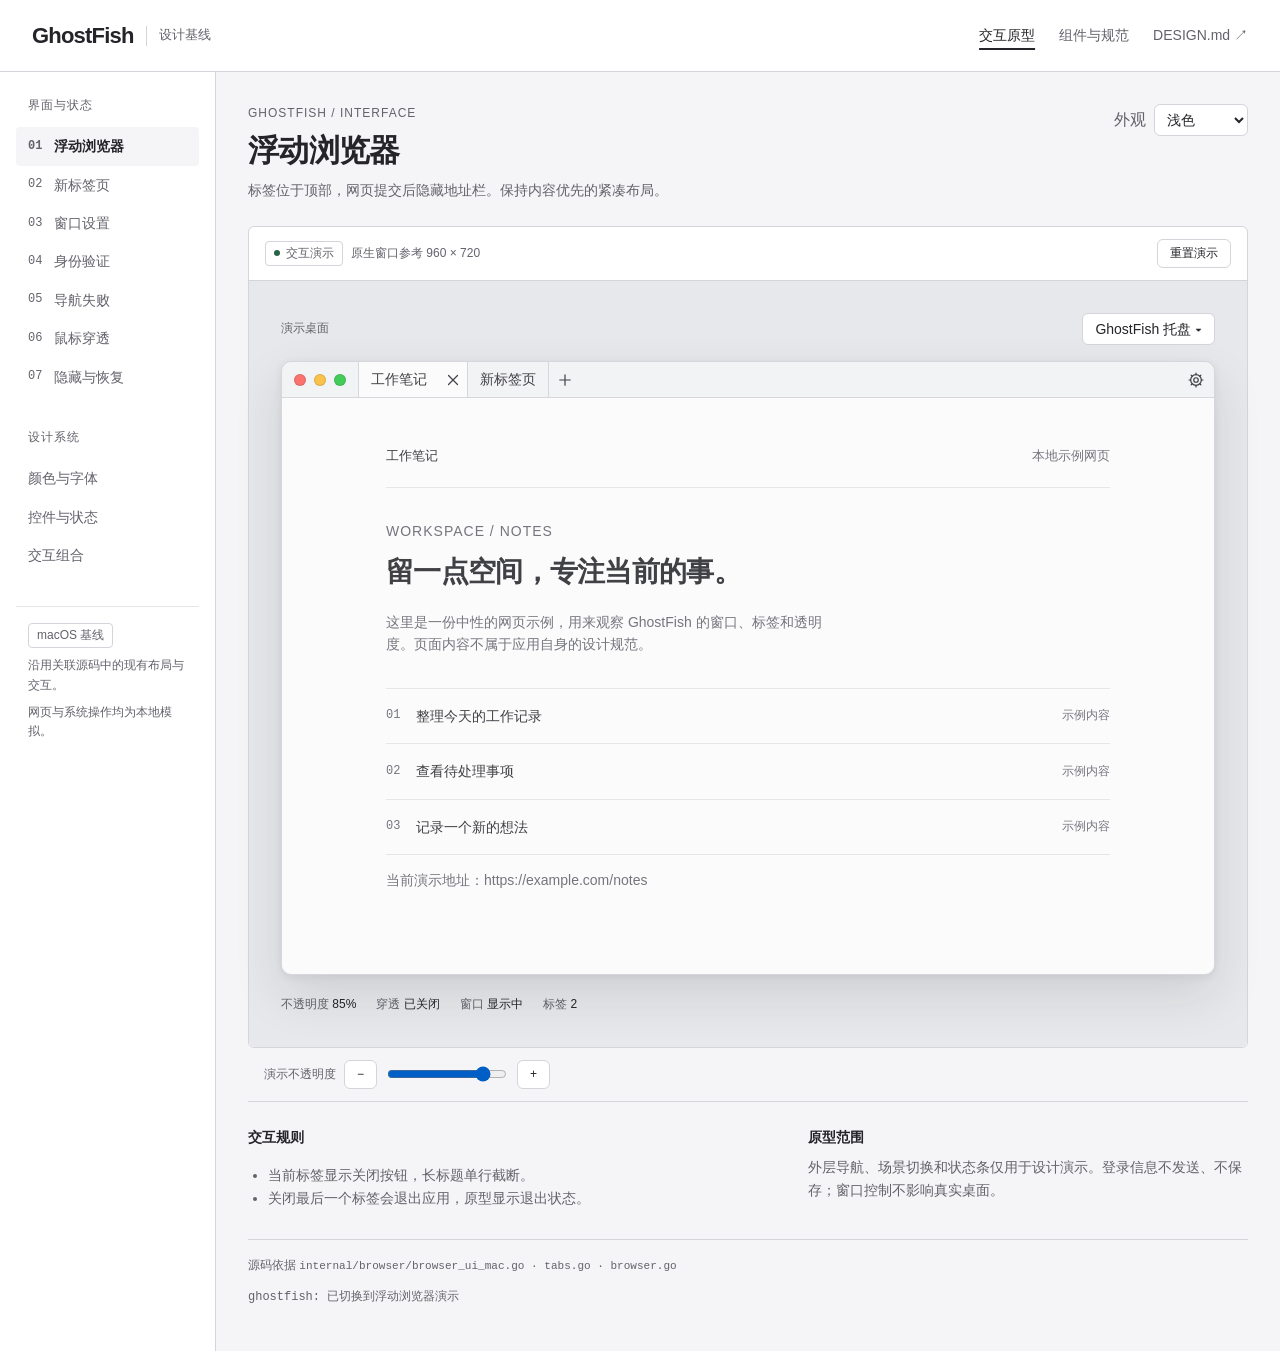
<file: design/index.html>
<!doctype html>
<html lang="zh-CN" data-theme="light">
<head>
<meta charset="utf-8"><meta name="viewport" content="width=device-width,initial-scale=1">
<title>GhostFish 设计基线 · 交互原型</title>
<link rel="stylesheet" href="assets/tokens.css"><link rel="stylesheet" href="assets/components.css"><link rel="stylesheet" href="assets/layout.css">
<script defer src="assets/ui.js"></script><script defer src="assets/prototype.js"></script>
</head>
<body>
<header class="site-header"><a class="brand" href="index.html"><span class="brand-name">GhostFish</span><span class="brand-rule"></span><span class="brand-desc">设计基线</span></a><nav class="top-links" aria-label="设计基线导航"><a href="index.html" aria-current="page">交互原型</a><a href="components.html">组件与规范</a><a href="DESIGN.md">DESIGN.md ↗</a></nav></header>
<div class="workspace">
<aside class="sidebar"><div class="sidebar-section"><h2 class="sidebar-label">界面与状态</h2><nav class="scene-nav" aria-label="选择演示场景">
<button class="scene-button" data-scene="browse" aria-current="true"><span class="scene-number">01</span>浮动浏览器</button>
<button class="scene-button" data-scene="blank"><span class="scene-number">02</span>新标签页</button>
<button class="scene-button" data-scene="settings"><span class="scene-number">03</span>窗口设置</button>
<button class="scene-button" data-scene="auth"><span class="scene-number">04</span>身份验证</button>
<button class="scene-button" data-scene="failure"><span class="scene-number">05</span>导航失败</button>
<button class="scene-button" data-scene="through"><span class="scene-number">06</span>鼠标穿透</button>
<button class="scene-button" data-scene="hidden"><span class="scene-number">07</span>隐藏与恢复</button>
</nav></div>
<div class="sidebar-section secondary-nav"><h2 class="sidebar-label">设计系统</h2><a class="sidebar-link" href="components.html#foundations">颜色与字体</a><a class="sidebar-link" href="components.html#controls">控件与状态</a><a class="sidebar-link" href="components.html#patterns">交互组合</a></div>
<div class="sidebar-note"><span class="badge">macOS 基线</span><p>沿用关联源码中的现有布局与交互。</p><p>网页与系统操作均为本地模拟。</p></div></aside>
<main class="main-content">
<div class="page-title-row"><div><p class="eyebrow">GHOSTFISH / INTERFACE</p><h1 id="scene-title">浮动浏览器</h1><p class="page-intro" id="scene-description">标签位于顶部，网页提交后隐藏地址栏。</p></div><label class="gf-controls"><span class="toolbar-label">外观</span><select id="theme" class="theme-select" aria-label="选择外观"><option value="light">浅色</option><option value="dark">深色</option><option value="system">跟随系统</option></select></label></div>
<section class="preview-panel" aria-label="GhostFish 状态原型">
<div class="preview-toolbar"><div class="gf-controls"><span class="badge"><span class="status-dot"></span>交互演示</span><span class="toolbar-label">原生窗口参考 960 × 720</span></div><button class="gf-button" id="reset">重置演示</button></div>
<div class="desktop">
<div class="desktop-bar"><span>演示桌面</span><div class="tray-wrapper"><button id="tray-trigger" class="gf-button" aria-haspopup="menu" aria-expanded="false" aria-controls="tray-menu">GhostFish 托盘 ▾</button><div class="gf-menu tray-popover" id="tray-menu" role="menu" hidden><button id="through-toggle" role="menuitemcheckbox" aria-checked="false"><span class="menu-check" id="through-check"></span><span>鼠标穿透<small id="through-subtitle"></small></span></button><button id="visibility-toggle" role="menuitem"><span class="menu-check"></span><span id="visibility-label">隐藏窗口</span></button><hr role="separator"><button id="quit" role="menuitem"><span class="menu-check"></span>退出</button></div></div></div>
<div class="scene-windows" id="scene-windows">
<section class="window-frame" id="window-frame" aria-label="GhostFish 浏览器窗口">
<div class="gf-tabbar"><div class="window-controls" aria-label="窗口控制"><button class="close" id="window-close" aria-label="关闭窗口并退出"><span>×</span></button><button class="hide" id="window-hide" aria-label="隐藏窗口"><span>−</span></button><button class="grow" id="window-grow" aria-label="切换演示窗口尺寸"><span>+</span></button></div><div id="tab-list" class="gf-tabs" role="tablist" aria-label="浏览器标签"></div><button class="gf-icon-button gf-plus" id="add-tab" aria-label="新建标签页" title="新建标签页"></button><div class="gf-tab-spacer"></div><button class="gf-icon-button" id="open-settings" aria-label="设置" title="设置"></button></div>
<div id="address-area"></div><div class="web-content" id="web-content"></div>
</section>
<div id="hidden-placeholder" class="hidden-placeholder" hidden><div><h2 id="hidden-title">窗口已隐藏</h2><p id="hidden-description">标签与网页仍然保留，可通过托盘恢复。</p><button class="gf-button" id="restore-window">显示窗口</button></div></div>
<section class="gf-auth" id="auth-window" aria-label="独立网站认证窗口" hidden></section>
</div>
<div class="preview-status"><span>不透明度 <b id="opacity-value">85%</b></span><span>穿透 <b id="through-value">已关闭</b></span><span>窗口 <b id="visible-value">显示中</b></span><span>标签 <b id="tab-count">2</b></span></div>
</div></section>
<div class="preview-toolbar"><div class="gf-controls"><label for="opacity-range" class="toolbar-label">演示不透明度</label><button class="gf-button" id="opacity-down" aria-label="不透明度降低 10 个百分点">−</button><input type="range" id="opacity-range" min="0" max="100" value="85" step="1" aria-label="演示不透明度" style="width:120px;accent-color:var(--accent)"><button class="gf-button" id="opacity-up" aria-label="不透明度提高 10 个百分点">+</button></div><label class="gf-controls" id="auth-options" hidden><span class="toolbar-label">登录后的模拟结果</span><select id="auth-result" class="theme-select"><option value="error">认证失败</option><option value="success">认证通过</option></select></label></div>
<div class="scene-detail"><section><h2>交互规则</h2><ul id="behavior-rules"></ul></section><section><h2>原型范围</h2><p>外层导航、场景切换和状态条仅用于设计演示。登录信息不发送、不保存；窗口控制不影响真实桌面。</p></section></div>
<div class="source-line">源码依据 <code id="source-text">internal/browser/browser_ui_mac.go</code></div>
<p id="terminal-line" class="log-line">ghostfish: 不透明度 85%，穿透关</p><div id="notice" class="sr-only" role="status" aria-live="polite"></div>
</main></div>
<dialog class="gf-dialog" id="settings-dialog" aria-labelledby="settings-title"><form id="settings-form" class="settings-form" novalidate>
<div class="settings-heading"><h2 id="settings-title">设置</h2><button type="button" class="gf-button" aria-label="关闭设置" data-close-settings>×</button></div><hr class="gf-divider">
<div class="settings-body"><h3>不透明度范围</h3><div class="range-fields"><label class="gf-field">下限<span class="range-input"><input id="min-opacity" class="gf-input" type="text" inputmode="numeric" aria-label="不透明度下限" aria-describedby="settings-error"><span>%</span></span></label><label class="gf-field">上限<span class="range-input"><input id="max-opacity" class="gf-input" type="text" inputmode="numeric" aria-label="不透明度上限" aria-describedby="settings-error"><span>%</span></span></label></div>
<h3>快捷键</h3><p class="gf-helper">快捷键可能与其他应用共享，或被系统、其他应用拦截；注册成功也不代表本应用一定能收到按键。若按键被拦截，可能无法用快捷键恢复穿透或隐藏，建议选择不会被占用的组合。</p><div id="shortcut-list"></div>
<h3>窗口拖动修饰键</h3><div class="drag-options"><label class="gf-check"><input type="checkbox" data-modifier="meta">Command</label><label class="gf-check"><input type="checkbox" data-modifier="ctrl">Control</label><label class="gf-check"><input type="checkbox" data-modifier="alt">Option</label><label class="gf-check"><input type="checkbox" data-modifier="shift">Shift</label></div><p id="settings-error" class="gf-error" role="alert"></p>
</div><div class="gf-footer"><button class="gf-button" type="button" data-close-settings>取消</button><button class="gf-button primary" type="submit">保存</button></div>
</form></dialog>
<noscript>请启用 JavaScript 以使用交互原型。设计说明可直接阅读 DESIGN.md。</noscript>
</body></html>
</file>
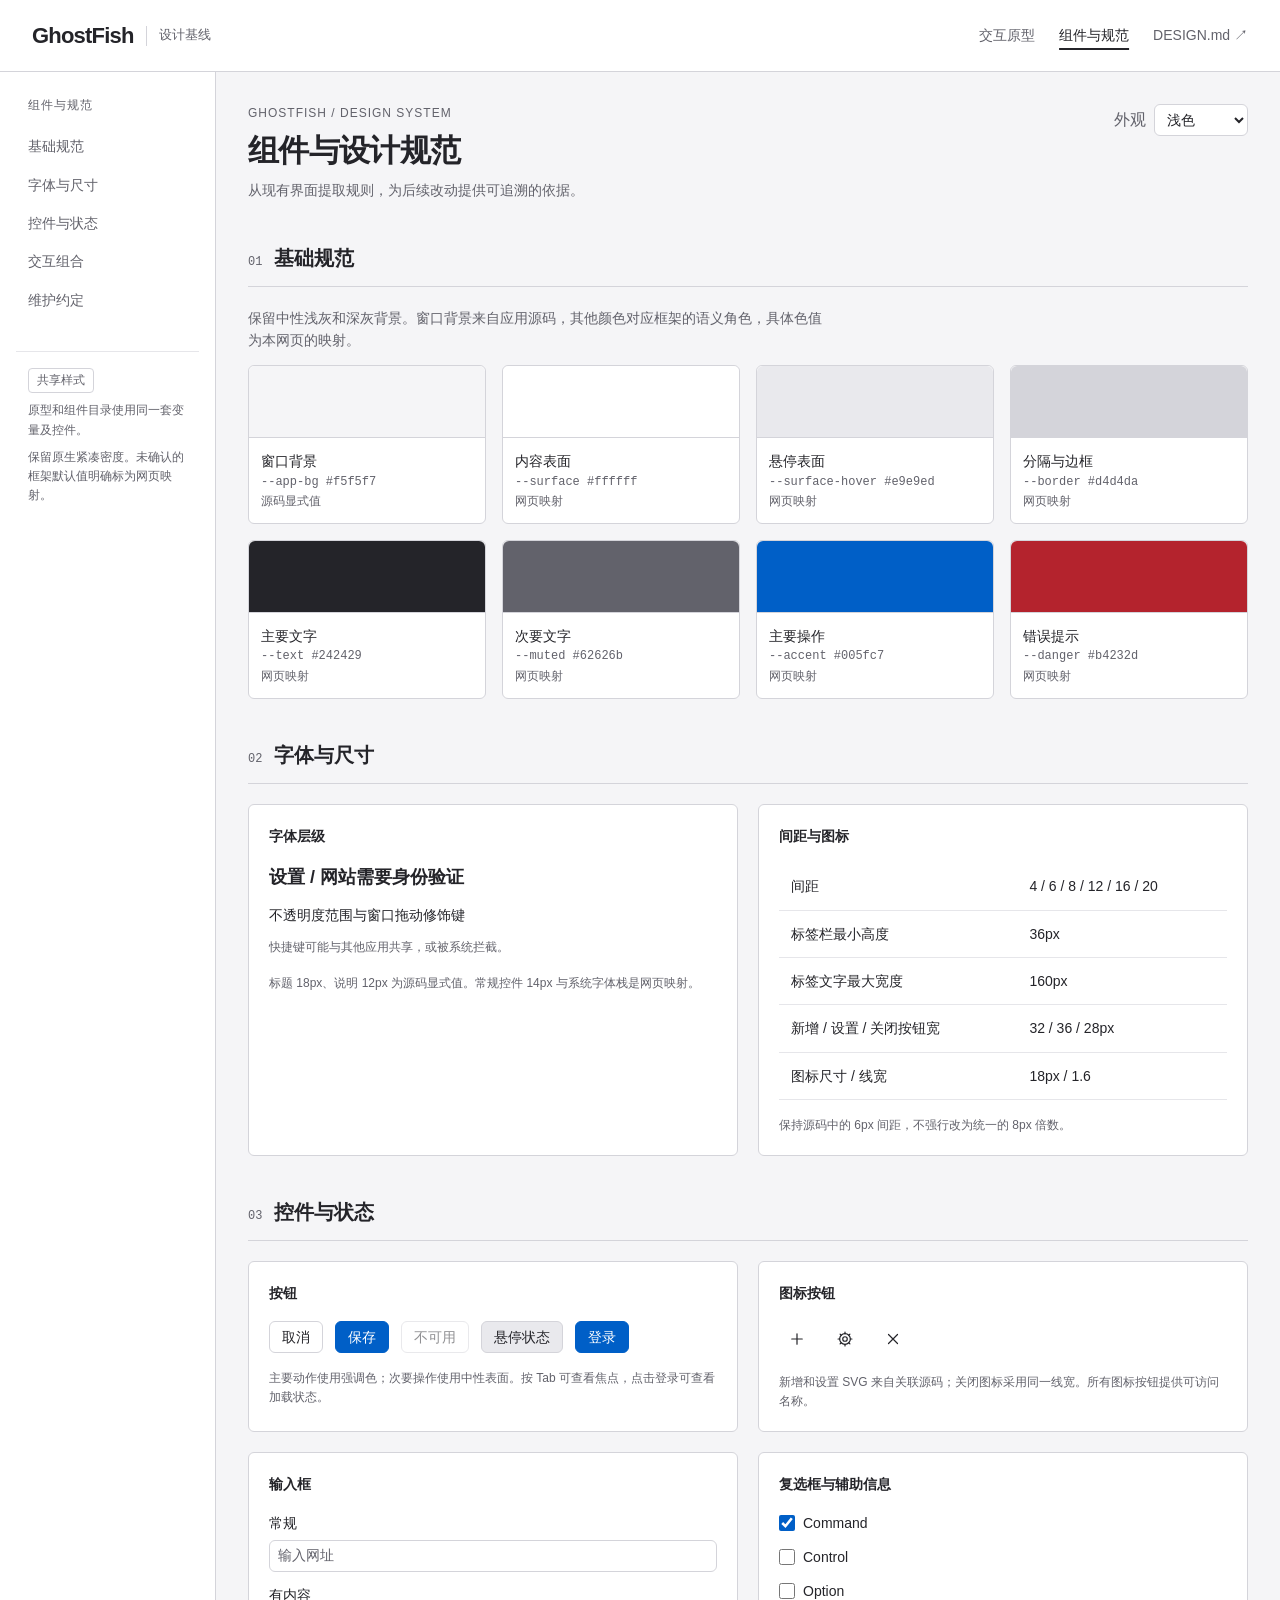
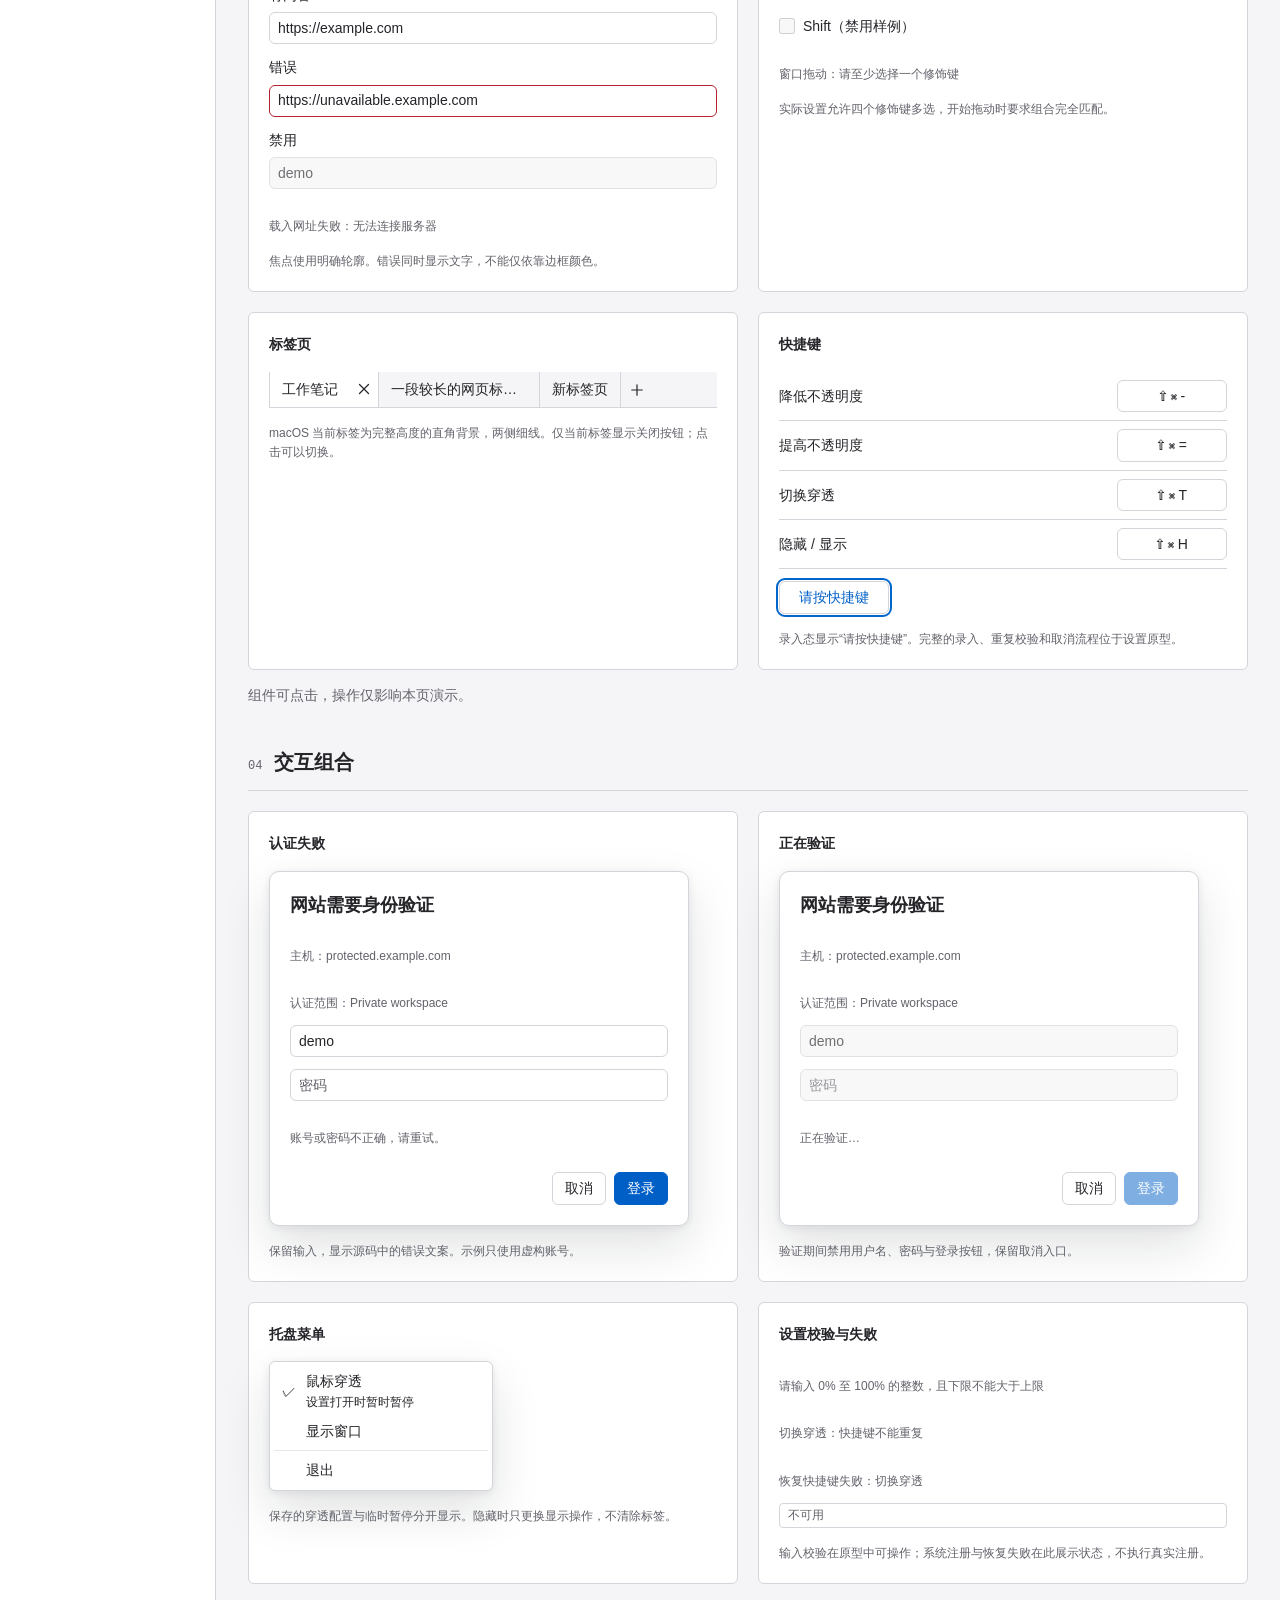
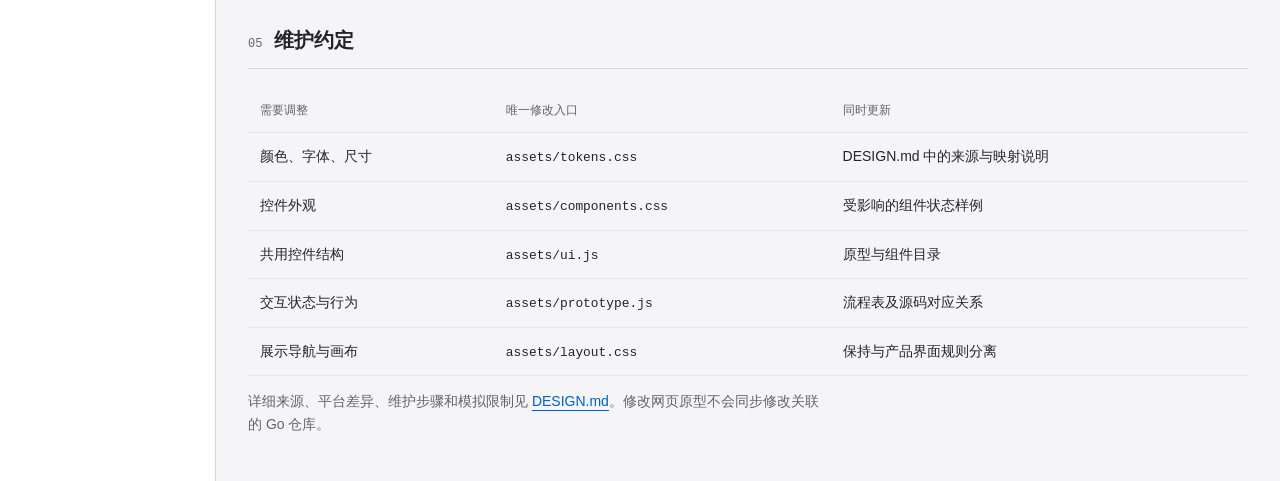
<file: design/components.html>
<!doctype html>
<html lang="zh-CN" data-theme="light">
<head><meta charset="utf-8"><meta name="viewport" content="width=device-width,initial-scale=1"><title>GhostFish 设计基线 · 组件与规范</title><link rel="stylesheet" href="assets/tokens.css"><link rel="stylesheet" href="assets/components.css"><link rel="stylesheet" href="assets/layout.css"><script defer src="assets/ui.js"></script><script defer src="assets/catalog.js"></script></head>
<body>
<header class="site-header"><a class="brand" href="index.html"><span class="brand-name">GhostFish</span><span class="brand-rule"></span><span class="brand-desc">设计基线</span></a><nav class="top-links" aria-label="设计基线导航"><a href="index.html">交互原型</a><a href="components.html" aria-current="page">组件与规范</a><a href="DESIGN.md">DESIGN.md ↗</a></nav></header>
<div class="workspace"><aside class="sidebar"><div class="sidebar-section"><h2 class="sidebar-label">组件与规范</h2><nav class="scene-nav" aria-label="组件章节"><a class="sidebar-link" href="#foundations">基础规范</a><a class="sidebar-link" href="#type">字体与尺寸</a><a class="sidebar-link" href="#controls">控件与状态</a><a class="sidebar-link" href="#patterns">交互组合</a><a class="sidebar-link" href="#maintenance">维护约定</a></nav></div><div class="sidebar-note"><span class="badge">共享样式</span><p>原型和组件目录使用同一套变量及控件。</p><p>保留原生紧凑密度。未确认的框架默认值明确标为网页映射。</p></div></aside>
<main class="main-content"><div class="page-title-row"><div><p class="eyebrow">GHOSTFISH / DESIGN SYSTEM</p><h1>组件与设计规范</h1><p class="page-intro">从现有界面提取规则，为后续改动提供可追溯的依据。</p></div><label class="gf-controls"><span class="toolbar-label">外观</span><select id="theme" class="theme-select" aria-label="选择外观"><option value="light">浅色</option><option value="dark">深色</option><option value="system">跟随系统</option></select></label></div>
<section id="foundations"><div class="section-heading"><span>01</span><h2>基础规范</h2></div><p class="catalog-note">保留中性浅灰和深灰背景。窗口背景来自应用源码，其他颜色对应框架的语义角色，具体色值为本网页的映射。</p><div class="swatches" id="color-grid"></div></section>
<section id="type"><div class="section-heading"><span>02</span><h2>字体与尺寸</h2></div><div class="component-grid"><div class="specimen"><h3>字体层级</h3><div class="specimen-stack"><span style="font-size:var(--text-title);font-weight:700">设置 / 网站需要身份验证</span><span style="font-size:var(--text-ui)">不透明度范围与窗口拖动修饰键</span><span class="gf-helper">快捷键可能与其他应用共享，或被系统拦截。</span></div><p>标题 18px、说明 12px 为源码显式值。常规控件 14px 与系统字体栈是网页映射。</p></div><div class="specimen"><h3>间距与图标</h3><div class="table-scroll"><table class="spec-table"><tbody><tr><td>间距</td><td>4 / 6 / 8 / 12 / 16 / 20</td></tr><tr><td>标签栏最小高度</td><td>36px</td></tr><tr><td>标签文字最大宽度</td><td>160px</td></tr><tr><td>新增 / 设置 / 关闭按钮宽</td><td>32 / 36 / 28px</td></tr><tr><td>图标尺寸 / 线宽</td><td>18px / 1.6</td></tr></tbody></table></div><p>保持源码中的 6px 间距，不强行改为统一的 8px 倍数。</p></div></div></section>
<section id="controls"><div class="section-heading"><span>03</span><h2>控件与状态</h2></div><div class="component-grid">
<div class="specimen"><h3>按钮</h3><div id="button-examples" class="specimen-row"></div><p>主要动作使用强调色；次要操作使用中性表面。按 Tab 可查看焦点，点击登录可查看加载状态。</p></div>
<div class="specimen"><h3>图标按钮</h3><div id="icon-examples" class="specimen-row"></div><p>新增和设置 SVG 来自关联源码；关闭图标采用同一线宽。所有图标按钮提供可访问名称。</p></div>
<div class="specimen"><h3>输入框</h3><div id="input-examples" class="specimen-stack"></div><p>焦点使用明确轮廓。错误同时显示文字，不能仅依靠边框颜色。</p></div>
<div class="specimen"><h3>复选框与辅助信息</h3><div class="specimen-stack"><label class="gf-check"><input type="checkbox" checked>Command</label><label class="gf-check"><input type="checkbox">Control</label><label class="gf-check"><input type="checkbox">Option</label><label class="gf-check"><input type="checkbox" disabled>Shift（禁用样例）</label><p class="gf-error">窗口拖动：请至少选择一个修饰键</p></div><p>实际设置允许四个修饰键多选，开始拖动时要求组合完全匹配。</p></div>
<div class="specimen"><h3>标签页</h3><div id="tab-examples" class="gf-tabbar" role="tablist" aria-label="标签组件示例"></div><p>macOS 当前标签为完整高度的直角背景，两侧细线。仅当前标签显示关闭按钮；点击可以切换。</p></div>
<div class="specimen"><h3>快捷键</h3><div id="shortcut-examples"></div><div id="shortcut-recording" class="specimen-row" style="margin-top:var(--s3)"></div><p>录入态显示“请按快捷键”。完整的录入、重复校验和取消流程位于设置原型。</p></div>
</div><p id="component-feedback" class="catalog-note" role="status" aria-live="polite">组件可点击，操作仅影响本页演示。</p></section>
<section id="patterns"><div class="section-heading"><span>04</span><h2>交互组合</h2></div><div class="component-grid"><div class="specimen"><h3>认证失败</h3><div class="gf-auth" id="auth-error-example"></div><p>保留输入，显示源码中的错误文案。示例只使用虚构账号。</p></div><div class="specimen"><h3>正在验证</h3><div class="gf-auth" id="auth-busy-example"></div><p>验证期间禁用用户名、密码与登录按钮，保留取消入口。</p></div><div class="specimen"><h3>托盘菜单</h3><div class="gf-menu" id="menu-example" aria-label="托盘菜单组件示例"><button><span class="menu-check">✓</span><span>鼠标穿透<small>设置打开时暂时暂停</small></span></button><button><span class="menu-check"></span>显示窗口</button><hr><button><span class="menu-check"></span>退出</button></div><p>保存的穿透配置与临时暂停分开显示。隐藏时只更换显示操作，不清除标签。</p></div><div class="specimen"><h3>设置校验与失败</h3><div class="specimen-stack"><p class="gf-error">请输入 0% 至 100% 的整数，且下限不能大于上限</p><p class="gf-error">切换穿透：快捷键不能重复</p><p class="gf-error">恢复快捷键失败：切换穿透</p><span class="badge">不可用</span></div><p>输入校验在原型中可操作；系统注册与恢复失败在此展示状态，不执行真实注册。</p></div></div></section>
<section id="maintenance"><div class="section-heading"><span>05</span><h2>维护约定</h2></div><div class="table-scroll"><table class="spec-table"><thead><tr><th>需要调整</th><th>唯一修改入口</th><th>同时更新</th></tr></thead><tbody><tr><td>颜色、字体、尺寸</td><td><code>assets/tokens.css</code></td><td>DESIGN.md 中的来源与映射说明</td></tr><tr><td>控件外观</td><td><code>assets/components.css</code></td><td>受影响的组件状态样例</td></tr><tr><td>共用控件结构</td><td><code>assets/ui.js</code></td><td>原型与组件目录</td></tr><tr><td>交互状态与行为</td><td><code>assets/prototype.js</code></td><td>流程表及源码对应关系</td></tr><tr><td>展示导航与画布</td><td><code>assets/layout.css</code></td><td>保持与产品界面规则分离</td></tr></tbody></table></div><p class="catalog-note">详细来源、平台差异、维护步骤和模拟限制见 <a href="DESIGN.md">DESIGN.md</a>。修改网页原型不会同步修改关联的 Go 仓库。</p></section>
</main></div></body></html>
</file>
<file: design/assets/tokens.css>
/* GhostFish 设计变量。精确来源及网页映射差异见 DESIGN.md。 */
:root {
  color-scheme: light;
  --font-ui: -apple-system, BlinkMacSystemFont, 'SF Pro Text', 'PingFang SC', 'Microsoft YaHei', sans-serif;
  --font-mono: 'SFMono-Regular', Consolas, 'Liberation Mono', monospace;
  --font-display: 'SF Pro Display', -apple-system, BlinkMacSystemFont, 'PingFang SC', sans-serif;
  --text-xs: 12px; --text-sm: 13px; --text-ui: 14px; --text-body: 16px; --text-title: 18px;
  --text-heading: clamp(24px, 2.4vw, 32px);
  --s1: 4px; --s1-half: 6px; --s2: 8px; --s3: 12px; --s4: 16px; --s5: 20px; --s6: 24px; --s8: 32px; --s10: 40px; --s12: 48px;
  --app-bg: #f5f5f7; --surface: #ffffff; --surface-hover: #e9e9ed; --canvas: #e7e8eb;
  --text: #242429; --muted: #62626b; --border: #d4d4da; --line: #e6e6ea;
  --accent: #005fc7; --accent-hover: #004b9e; --accent-soft: #e9f1fc; --danger: #b4232d;
  --success: #296346; --overlay: #16182052; --focus: #0066cc;
  --radius-control: 6px; --radius-window: 10px; --radius-modal: 12px;
  --bar-height: 36px; --tab-label-max: 160px; --close-width: 28px; --plus-width: 32px; --gear-width: 36px;
  --icon-size: 18px; --icon-stroke: 1.6; --input-height: 32px; --settings-width: 400px; --auth-width: 420px;
  --shadow-window: 0 20px 48px #12172320, 0 2px 8px #12172314;
  --shadow-modal: 0 24px 64px #00000038;
  --motion-fast: 160ms; --motion-exit: 100ms; --motion-standard: 240ms;
  --preview-opacity: .85;
}
[data-theme='dark'] {
  color-scheme: dark;
  --app-bg: #1e1e1e; --surface: #29292c; --surface-hover: #3a3a40; --canvas: #151517;
  --text: #f0f0f3; --muted: #b2b2bc; --border: #55555f; --line: #3a3a41;
  --accent: #95c7ff; --accent-hover: #bbdcff; --accent-soft: #223a53; --danger: #ff9fa6;
  --success: #94d3b1; --overlay: #0000008f; --focus: #9bcbff;
  --shadow-window: 0 20px 48px #00000060, 0 2px 8px #00000040;
}
@media(prefers-reduced-motion:reduce) { :root { --motion-fast: 0ms; --motion-exit: 0ms; --motion-standard: 0ms; } }
</file>
<file: design/assets/components.css>
/* 原型与组件目录共用的 GhostFish 控件。 */
* { box-sizing: border-box; }
body { margin: 0; font-family: var(--font-ui); font-size: var(--text-body); line-height: 1.6; color: var(--text); background: var(--app-bg); }
button,input,select { font: inherit; }
button,a,input,select { -webkit-tap-highlight-color: transparent; }
button { cursor: pointer; }
a { color: var(--accent); text-underline-offset: 4px; }
a:hover { color: var(--accent-hover); }
button:disabled { cursor: not-allowed; opacity: .5; }
:focus-visible { outline: 2px solid var(--focus); outline-offset: 3px; }
[hidden] { display: none !important; }
svg { flex: none; }
.gf-icon { width: var(--icon-size); height: var(--icon-size); fill: none; stroke: currentColor; stroke-width: var(--icon-stroke); stroke-linecap: round; stroke-linejoin: round; }
.gf-button { min-height: var(--input-height); padding: var(--s1) var(--s3); border: 1px solid var(--border); border-radius: var(--radius-control); background: var(--surface); color: var(--text); font-size: var(--text-ui); display: inline-flex; align-items: center; justify-content: center; gap: var(--s2); transition: background var(--motion-fast) ease-out; white-space: nowrap; }
.gf-button:hover:not(:disabled),.gf-button.is-hover { background: var(--surface-hover); }
.gf-button.primary { background: var(--accent); color: var(--surface); border-color: var(--accent); }
.gf-button.primary:hover:not(:disabled) { background: var(--accent-hover); }
.gf-button.danger { color: var(--danger); }
.gf-icon-button { width: var(--gear-width); min-height: var(--bar-height); padding: 0; border: 0; border-radius: 0; display: inline-flex; justify-content: center; align-items: center; background: transparent; color: var(--text); }
.gf-icon-button:hover { background: var(--surface-hover); }
.gf-input { display: block; width: 100%; min-width: 0; min-height: var(--input-height); padding: var(--s1) var(--s2); border: 1px solid var(--border); border-radius: var(--radius-control); background: var(--surface); color: var(--text); font-size: var(--text-ui); line-height: 1.5; }
.gf-input::placeholder { color: var(--muted); opacity: 1; }
.gf-input:focus { border-color: var(--focus); outline: 2px solid var(--focus); outline-offset: 1px; }
.gf-input[aria-invalid='true'] { border-color: var(--danger); }
.gf-input:disabled { background: var(--app-bg); opacity: .65; }
.gf-field { display: flex; flex-direction: column; gap: var(--s1-half); min-width: 0; font-size: var(--text-ui); }
.gf-check { display: flex; align-items: center; gap: var(--s2); font-size: var(--text-ui); cursor: pointer; }
.gf-check input { width: 16px; height: 16px; margin: 0; accent-color: var(--accent); }
.gf-error { color: var(--danger); font-size: var(--text-ui); margin: 0; overflow-wrap: anywhere; }
.gf-helper { font-size: var(--text-xs); color: var(--muted); margin: 0; line-height: 1.6; }
.gf-tabbar { min-height: var(--bar-height); height: var(--bar-height); display: flex; align-items: stretch; border-bottom: 1px solid var(--border); background: var(--app-bg); font-size: var(--text-ui); }
.gf-tabs { display: flex; min-width: 0; overflow-x: auto; scrollbar-width: thin; align-items: stretch; }
.gf-tab { display: flex; flex: none; align-items: center; border-right: 1px solid var(--border); }
.gf-tab.is-active { border-left: 1px solid var(--border); background: var(--surface); }
.gf-tab:hover { background: var(--surface-hover); }
.gf-tab-label { padding: 0 var(--s3); min-width: 72px; max-width: var(--tab-label-max); height: calc(var(--bar-height) - 6px); overflow: hidden; text-overflow: ellipsis; white-space: nowrap; background: none; color: var(--text); border: none; font-size: var(--text-ui); }
.gf-tab-close { width: var(--close-width); min-height: calc(var(--bar-height) - 6px); }
.gf-plus { width: var(--plus-width); flex: none; }
.gf-tab-spacer { min-width: 32px; flex: 1; }
.gf-address { padding: var(--s1) var(--s2); display: flex; flex-direction: column; gap: var(--s1); background: var(--app-bg); }
.gf-controls { display: flex; gap: var(--s2); align-items: center; }
.gf-footer { display: flex; justify-content: flex-end; align-items: center; gap: var(--s2); }
.gf-divider { border: 0; border-top: 1px solid var(--border); margin: 0; }
.gf-shortcut-row { display: flex; align-items: center; gap: var(--s2); justify-content: space-between; padding: var(--s2) 0; border-bottom: 1px solid var(--border); font-size: var(--text-ui); }
.gf-shortcut { min-width: 110px; font-variant-numeric: tabular-nums; }
.gf-shortcut.is-recording { outline: 2px solid var(--focus); outline-offset: 1px; color: var(--accent); }
.gf-auth { width: min(var(--auth-width), 100%); min-width: 0; background: var(--surface); border: 1px solid var(--border); border-radius: var(--radius-window); box-shadow: var(--shadow-window); color: var(--text); font-size: var(--text-ui); }
.gf-auth-caption { padding: var(--s2) var(--s3); background: var(--app-bg); border-bottom: 1px solid var(--border); border-radius: var(--radius-window) var(--radius-window) 0 0; font-size: var(--text-xs); text-align: center; }
.gf-auth-form { min-height: 340px; padding: var(--s5); display: flex; flex-direction: column; gap: var(--s3); }
.gf-auth-form h2 { font-size: var(--text-title); margin: 0; line-height: 1.5; }
.gf-auth-form p { margin: 0; overflow-wrap: anywhere; }
.gf-auth-form .gf-footer { margin-top: auto; padding-top: var(--s3); }
.gf-menu { width: 224px; padding: var(--s1); background: var(--surface); border: 1px solid var(--border); border-radius: var(--radius-control); box-shadow: var(--shadow-window); }
.gf-menu button { display: flex; align-items: center; width: 100%; gap: var(--s2); padding: var(--s1) var(--s2); border: 0; border-radius: var(--s1); color: var(--text); background: none; font-size: var(--text-ui); text-align: left; }
.gf-menu button:hover { color: var(--surface); background: var(--accent); }
.gf-menu .menu-check { width: 16px; flex: none; }
.gf-menu small { display: block; color: inherit; font-size: var(--text-xs); }
.gf-menu hr { margin: var(--s1) 0; border: 0; border-top: 1px solid var(--line); }
.badge { display: inline-flex; align-items: center; gap: var(--s1-half); padding: 2px var(--s2); border: 1px solid var(--border); border-radius: var(--s1); font-size: var(--text-xs); color: var(--muted); background: var(--surface); white-space: nowrap; }
.status-dot { width: 6px; height: 6px; border-radius: 50%; background: var(--success); }
.sr-only { position: absolute; width: 1px; height: 1px; padding: 0; margin: -1px; overflow: hidden; clip-path: inset(50%); white-space: nowrap; border: 0; }
</file>
<file: design/assets/layout.css>
/* 设计基线展示界面。展示导航与 GhostFish 产品界面分离。 */
.site-header { display: flex; justify-content: space-between; align-items: center; gap: var(--s6); min-height: 72px; padding: var(--s4) var(--s8); background: var(--surface); border-bottom: 1px solid var(--border); }
.brand { display: flex; align-items: center; gap: var(--s3); color: var(--text); text-decoration: none; }
.brand-name { font-family: var(--font-display); font-size: 22px; font-weight: 650; letter-spacing: -.8px; }
.brand-rule { height: 20px; border-left: 1px solid var(--border); }
.brand-desc { color: var(--muted); font-size: var(--text-sm); }
.top-links { display: flex; align-items: center; gap: var(--s6); font-size: var(--text-ui); }
.top-links a { color: var(--muted); text-decoration: none; }
.top-links a:hover,.top-links a[aria-current='page'] { color: var(--text); }
.top-links a[aria-current='page'] { text-decoration: underline; text-underline-offset: 8px; text-decoration-thickness: 2px; }
.workspace { display: grid; grid-template-columns: 216px minmax(0,1fr); min-height: calc(100vh - 72px); }
.sidebar { border-right: 1px solid var(--border); padding: var(--s6) var(--s4); background: var(--surface); }
.sidebar-section { margin-bottom: var(--s8); }
.sidebar-label { color: var(--muted); font-size: var(--text-xs); padding: 0 var(--s3); margin: 0 0 var(--s3); font-weight: 500; letter-spacing: 1px; }
.scene-button,.sidebar-link { width: 100%; display: flex; text-align: left; align-items: center; gap: var(--s3); color: var(--muted); border: 0; background: none; padding: var(--s2) var(--s3); border-radius: var(--s1); font-size: var(--text-ui); text-decoration: none; }
.scene-button:hover,.sidebar-link:hover { background: var(--app-bg); color: var(--text); }
.scene-button[aria-current='true'] { color: var(--text); background: var(--app-bg); font-weight: 600; }
.scene-number { color: var(--muted); font-family: var(--font-mono); font-size: var(--text-xs); }
.sidebar-note { border-top: 1px solid var(--line); padding: var(--s4) var(--s3) 0; color: var(--muted); font-size: var(--text-xs); }
.sidebar-note p { margin: var(--s2) 0; }
.main-content { padding: var(--s8); min-width: 0; }
.eyebrow { margin: 0 0 var(--s2); font-size: var(--text-xs); color: var(--muted); letter-spacing: 1px; }
h1 { font-family: var(--font-display); font-size: var(--text-heading); font-weight: 650; line-height: 1.3; letter-spacing: -.7px; margin: 0 0 var(--s2); }
.page-intro { color: var(--muted); margin: 0; font-size: var(--text-ui); max-width: 70ch; }
.page-title-row { display: flex; gap: var(--s4); justify-content: space-between; align-items: flex-start; margin-bottom: var(--s6); }
.theme-select { min-height: var(--input-height); border: 1px solid var(--border); border-radius: var(--radius-control); padding: var(--s1) var(--s2); color: var(--text); background: var(--surface); font-size: var(--text-ui); }
.preview-panel { border: 1px solid var(--border); border-radius: var(--radius-control); background: var(--surface); }
.preview-toolbar { display: flex; flex-wrap: wrap; align-items: center; justify-content: space-between; gap: var(--s3); padding: var(--s3) var(--s4); border-bottom: 1px solid var(--border); font-size: var(--text-xs); }
.preview-toolbar .gf-button { min-height: 28px; font-size: var(--text-xs); }
.toolbar-label { color: var(--muted); }
.desktop { padding: var(--s8); background: var(--canvas); border-radius: 0 0 var(--radius-control) var(--radius-control); }
.desktop-bar { display: flex; align-items: center; justify-content: space-between; gap: var(--s4); padding-bottom: var(--s4); font-size: var(--text-xs); color: var(--muted); }
.tray-wrapper { position: relative; }
.tray-popover { position: absolute; top: 40px; right: 0; z-index: 5; }
.scene-windows { display: flex; flex-wrap: wrap; gap: var(--s6); justify-content: center; align-items: flex-start; }
.window-frame { min-width: 0; width: min(960px,100%); border: 1px solid var(--border); border-radius: var(--radius-window); background: var(--app-bg); box-shadow: var(--shadow-window); display: flex; flex-direction: column; min-height: 520px; height: clamp(520px, 48vw, 720px); opacity: var(--preview-opacity); transition: opacity var(--motion-fast) ease-out; }
.window-frame .gf-tabbar { border-radius: var(--radius-window) var(--radius-window) 0 0; }
.window-frame.is-through { pointer-events: none; }
.window-controls { display: flex; align-items: center; gap: var(--s2); padding: 0 var(--s3); }
.window-controls button { width: 12px; height: 12px; min-width: 12px; padding: 0; border: 1px solid #00000025; border-radius: 50%; background: var(--surface-hover); color: #252525; font-size: 9px; line-height: 10px; }
.window-controls .close { background: #ff5f57; }
.window-controls .hide { background: #febc2e; }
.window-controls .grow { background: #28c840; }
.window-controls button span { visibility: hidden; }
.window-controls:hover button span,.window-controls button:focus-visible span { visibility: visible; }
.web-content { flex: 1; min-height: 0; overflow: auto; background: var(--surface); border-radius: 0 0 var(--radius-window) var(--radius-window); }
.example-page { padding: var(--s12); max-width: 820px; margin: auto; }
.example-header { display: flex; justify-content: space-between; gap: var(--s4); border-bottom: 1px solid var(--line); padding-bottom: var(--s5); margin-bottom: var(--s8); font-size: var(--text-sm); }
.example-page h2 { font-family: var(--font-display); font-size: 28px; letter-spacing: -.7px; margin: 0 0 var(--s4); font-weight: 600; }
.example-page p { color: var(--muted); font-size: var(--text-ui); max-width: 58ch; }
.example-list { margin-top: var(--s8); border-top: 1px solid var(--line); }
.example-row { display: flex; align-items: center; gap: var(--s4); padding: var(--s4) 0; border-bottom: 1px solid var(--line); font-size: var(--text-ui); }
.example-row .index { font-family: var(--font-mono); color: var(--muted); font-size: var(--text-xs); }
.example-row .title { flex: 1; }
.example-row small { color: var(--muted); font-size: var(--text-xs); }
.blank-state { display: grid; place-content: center; min-height: 360px; text-align: center; padding: var(--s8); }
.blank-state h2 { font-size: var(--text-title); font-weight: 500; margin: 0 0 var(--s2); }
.blank-state p { color: var(--muted); font-size: var(--text-ui); max-width: 50ch; }
.hidden-placeholder { min-height: 400px; width: 100%; display: grid; place-content: center; text-align: center; border: 1px dashed var(--border); }
.hidden-placeholder h2 { font-size: var(--text-title); margin-bottom: var(--s1); }
.hidden-placeholder p { color: var(--muted); font-size: var(--text-ui); }
.preview-status { display: flex; flex-wrap: wrap; align-items: center; gap: var(--s5); padding-top: var(--s5); font-size: var(--text-xs); color: var(--muted); font-variant-numeric: tabular-nums; }
.preview-status b { color: var(--text); font-weight: 500; }
.scene-detail { display: grid; grid-template-columns: 1.2fr 1fr; gap: var(--s8); padding: var(--s6) 0; }
.scene-detail h2 { font-size: var(--text-ui); font-weight: 600; margin: 0 0 var(--s2); }
.scene-detail p,.scene-detail li { color: var(--muted); font-size: var(--text-ui); margin-top: 0; }
.scene-detail ul { padding-left: var(--s5); margin-bottom: 0; }
.source-line { border-top: 1px solid var(--border); padding-top: var(--s4); color: var(--muted); font-size: var(--text-xs); overflow-wrap: anywhere; }
code,kbd { font-family: var(--font-mono); font-size: .92em; }
.gf-dialog { width: min(calc(var(--settings-width) + 40px),calc(100% - 32px)); max-height: calc(100dvh - 64px); border: 1px solid var(--border); border-radius: var(--radius-modal); padding: var(--s5); background: var(--surface); color: var(--text); box-shadow: var(--shadow-modal); }
.gf-dialog::backdrop { background: var(--overlay); }
.settings-form { display: flex; flex-direction: column; gap: var(--s3); min-height: 0; }
.settings-heading { display: flex; align-items: center; justify-content: space-between; }
.settings-heading h2 { font-size: var(--text-title); margin: 0; }
.settings-body { max-height: calc(100dvh - 240px); overflow-y: auto; padding: var(--s1); display: flex; flex-direction: column; gap: var(--s3); }
.settings-body h3 { font-size: var(--text-ui); margin: 0; }
.range-fields { display: grid; grid-template-columns: 1fr 1fr; gap: var(--s4); }
.range-input { display: flex; align-items: center; gap: var(--s2); }
.drag-options { display: flex; flex-direction: column; gap: var(--s1); }
.section-heading { display: flex; align-items: baseline; gap: var(--s3); border-bottom: 1px solid var(--border); padding-bottom: var(--s3); margin: var(--s10) 0 var(--s5); }
.section-heading h2 { font-size: 20px; font-weight: 600; margin: 0; }
.section-heading span { color: var(--muted); font-family: var(--font-mono); font-size: var(--text-xs); }
.swatches { display: grid; grid-template-columns: repeat(4,minmax(0,1fr)); gap: var(--s4); }
.swatch { border: 1px solid var(--border); border-radius: var(--radius-control); background: var(--surface); min-width: 0; }
.swatch-color { height: 72px; border-bottom: 1px solid var(--border); border-radius: var(--radius-control) var(--radius-control) 0 0; }
.swatch-info { padding: var(--s3); font-size: var(--text-ui); }
.swatch-info code,.swatch-info small { display: block; font-size: var(--text-xs); color: var(--muted); overflow-wrap: anywhere; }
.spec-table { width: 100%; border-collapse: collapse; font-size: var(--text-ui); text-align: left; }
.spec-table th { color: var(--muted); font-size: var(--text-xs); font-weight: 500; }
.spec-table td,.spec-table th { padding: var(--s3); border-bottom: 1px solid var(--line); vertical-align: top; }
.table-scroll { overflow-x: auto; }
.component-grid { display: grid; grid-template-columns: repeat(2,minmax(0,1fr)); gap: var(--s5); }
.specimen { padding: var(--s5); border: 1px solid var(--border); border-radius: var(--radius-control); background: var(--surface); min-width: 0; }
.specimen h3 { font-size: var(--text-ui); margin: 0 0 var(--s4); }
.specimen p { color: var(--muted); font-size: var(--text-xs); margin: var(--s4) 0 0; }
.specimen-row { display: flex; flex-wrap: wrap; gap: var(--s3); align-items: center; }
.specimen-stack { display: grid; gap: var(--s3); }
.specimen .gf-tabbar { width: 100%; }
.catalog-note { max-width: 75ch; font-size: var(--text-ui); color: var(--muted); }
.log-line { font-family: var(--font-mono); font-size: var(--text-xs); color: var(--muted); overflow-wrap: anywhere; margin-top: var(--s3); }
@media(min-width:1800px) { .scene-windows.has-auth { flex-wrap: nowrap; } .has-auth .window-frame { flex: 1; } .has-auth .gf-auth { flex: none; } }
@media(max-width:1000px) { .workspace { grid-template-columns: 184px minmax(0,1fr); } .main-content { padding: var(--s6); } .desktop { padding: var(--s5); } .example-page { padding: var(--s8); } .swatches { grid-template-columns: repeat(2,minmax(0,1fr)); } .brand-desc { display: none; } .scene-detail { grid-template-columns: 1fr; gap: var(--s4); } }
@media(max-width:700px) { .site-header { padding: var(--s4); flex-wrap: wrap; gap: var(--s3); } .top-links { gap: var(--s4); } .workspace { display: block; } .sidebar { border-right: 0; border-bottom: 1px solid var(--border); padding: var(--s3); } .sidebar-section { margin: 0; } .sidebar-label,.sidebar-note,.secondary-nav { display: none; } .scene-nav { display: flex; overflow-x: auto; gap: var(--s1); } .scene-button { width: auto; flex: none; padding: var(--s2); } .scene-number { display: none; } .main-content { padding: var(--s5) var(--s3); } .desktop { padding: var(--s3); } .page-title-row { flex-direction: column; gap: var(--s3); } .window-controls { padding: 0 var(--s2); gap: var(--s1); } .window-controls button { width: 10px; height: 10px; min-width: 10px; } .window-frame { height: 520px; } .gf-tab-label { max-width: 120px; min-width: 60px; } .example-page { padding: var(--s6); } .example-page h2 { font-size: 24px; } .example-row small { display: none; } .component-grid { grid-template-columns: 1fr; } .preview-status { gap: var(--s3); } }
@media(prefers-reduced-motion:reduce) { *,*::before,*::after { scroll-behavior: auto !important; } }
</file>
